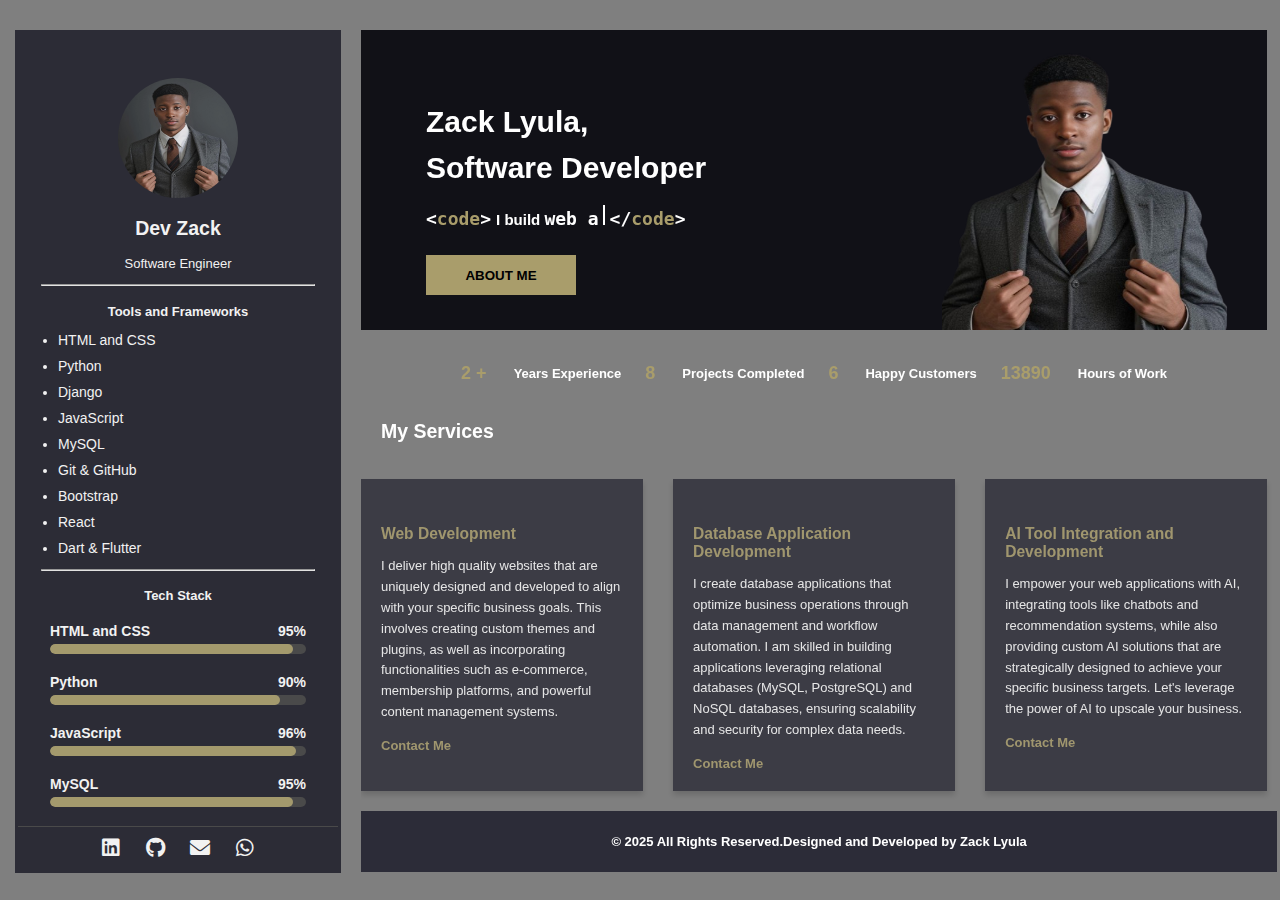
<file: index.html>
<!DOCTYPE html>
<html lang="en">
<head>
  <meta charset="UTF-8" />
  <meta name="viewport" content="width=device-width, initial-scale=1.0" />
  <link rel="stylesheet" href="styles/styles.css" />
  <link
    rel="stylesheet"
    href="https://cdnjs.cloudflare.com/ajax/libs/font-awesome/6.0.0-beta3/css/all.min.css"
  />
  <link rel="icon" href="images/my-image-3.png" type="image/x-icon">
  <title>ZACK-DEV</title>
</head>
<body>
    <header class="mobile-header">
        <div class="mobile-header-left">
          <i class="fas fa-bars mobile-menu-toggle"></i>
        </div>
        <div class="mobile-header-right">
          <i class="fas fa-ellipsis-v mobile-about-toggle"></i>
        </div>
      </header>
  <div class="main-wrapper">
    <div class="side_container">
      <div class="side_elements">
        <div class="profile">
          <img
            class="profile-image"
            src="images/my-image.jpeg"
            alt="profile-image"
          />
          <h2>Dev Zack</h2>
          <p>Software Engineer</p>
        </div>

        <hr />

        <h4 class="profile">Tools and Frameworks</h4>
        <div class="tools">
          <ul style="list-style-type: disc">
            <li>HTML and CSS</li>
            <li>Python</li>
            <li>Django</li>
            <li>JavaScript</li>
            <li>MySQL</li>
            <li>Git & GitHub</li>
            <li>Bootstrap</li>
            <li>React</li>
            <li>Dart & Flutter</li>
          </ul>
        </div>

        <hr>

        <h4 class="profile">Tech Stack</h4>
        <div class="stack">
          <div class="tech-skill">
            <div class="skill-header">
              <p>HTML and CSS</p>
              <span class="progress-percent"></span>
            </div>
            <div class="progress-bar">
              <div class="progress" style="width: 95%;"></div>
            </div>
          </div>
          <div class="tech-skill">
            <div class="skill-header">
              <p>Python</p>
              <span class="progress-percent"></span>
            </div>
            <div class="progress-bar">
              <div class="progress" style="width: 90%;"></div>
            </div>
          </div>
          <div class="tech-skill">
            <div class="skill-header">
              <p>JavaScript</p>
              <span class="progress-percent"></span>
            </div>
            <div class="progress-bar">
              <div class="progress" style="width: 96%;"></div>
            </div>
          </div>
          <div class="tech-skill">
            <div class="skill-header">
              <p>MySQL</p>
              <span class="progress-percent"></span>
            </div>
            <div class="progress-bar">
              <div class="progress" style="width: 95%;"></div>
            </div>
          </div>
          <div class="tech-skill">
            <div class="skill-header">
              <p>Django</p>
              <span class="progress-percent"></span>
            </div>
            <div class="progress-bar">
              <div class="progress" style="width: 80%;"></div>
            </div>
          </div>
          <div class="tech-skill">
              <div class="skill-header">
                <p>React</p>
                <span class="progress-percent"></span>
              </div>
              <div class="progress-bar">
                <div class="progress" style="width: 80%;"></div>
              </div>
            </div>
        </div>
      </div>

      <hr />

      <div class="essentials">
          <ul>
            <li>Country : Kenya</li>
            <li>City : Nairobi</li>
            <li>Age : 24</li>
            <li>Email : sacredlyula@gmail.com</li>
          </ul>  
      </div>

      <hr />

      <h4 class="profile">Spoken Languages</h4>
      <div class="languages">
        <div class="language">
          <div class="circle" data-percentage="100">
            <span class="percentage">100%</span>
          </div>
          <p>English</p>
        </div>
        <div class="language">
          <div class="circle" data-percentage="100">
            <span class="percentage">100%</span>
          </div>
          <p>Swahili</p>
        </div>
        <div class="language">
          <div class="circle" data-percentage="75">
            <span class="percentage">75%</span>
          </div>
          <p>Maragoli</p>
        </div>
      </div>

      <hr>

      <div class="windup">
        <a href="https://docs.google.com/document/d/1AFssfuLneryb9rsfWB-CUol6j0EpKt8A/edit?usp=drive_link&ouid=107688941444725127973&rtpof=true&sd=true" target="_blank">
          <h4>
              Download CV <i class="fa fa-download"></i>
          </h4>
        </a>
      </div>

      <div class="footer">
        <a href="https://www.linkedin.com/in/sacred-lyula-aaa67b27b/" target="_blank" class="social-link">
          <i class="fab fa-linkedin"></i>
        </a>
        <a href="https://github.com/lyula/" target="_blank" class="social-link">
          <i class="fab fa-github"></i>
        </a>
        <a href="mailto:sacredlyula@gmail.com" class="social-link">
          <i class="fas fa-envelope"></i>
        </a>
        <a href="https://wa.me/254773079574?text=Hello%20Zack,%20I%20need%20your%20software%20development%20services." target="_blank" class="social-link">
            <i class="fab fa-whatsapp"></i>
          </a>
      </div>
    </div>

    <div class="content-container">
        <section class="middle_section">
            <div class="middle_container">
              <h1 class="middle_profile">Zack Lyula,</h1>
              <h1 class="middle_followup">Software Developer</h1>
              <img src="images/my-image-3.png" alt="Zack Lyula's image" />
          
              <div class="dynamic-text">
                <span class="code-symbol">&lt;</span><span class="code-tag">code</span><span class="code-symbol">&gt;</span>
                <small>I build </small><span id="typing-text"></span><span class="cursor"></span>
                <span class="code-symbol">&lt;/</span><span class="code-tag">code</span><span class="code-symbol">&gt;</span>
              </div>
          
              <div class="button-wrapper"> <a href="about.html"><button>ABOUT ME</button></a>
              </div>
            </div>
          </section>

        <section class="paragraph_section">
            <div class="paragraph_container">
                <p class="paragraph">
                    <span class="number">
                        <sup>2 +</sup>
                    </span>
                    <span>Years Experience</span>
                    <span class="number">
                        <sup>8</sup>
                    </span>
                    <span>Projects Completed</span>
                    <span class="number">
                        <sup>6</sup>
                    </span>
                    <span>Happy Customers</span>
                    <span class="number">
                        <sup>13890</sup>
                    </span>
                    <span>Hours of Work</span>
                </p>
            </div>
        </section>

        <section class="services_header_section">
         <h2>My Services</h2>
        </section>

        <section class="services_section">
            <div class="services_container">
                <div class="service_card">
                    <h5>Web Development</h5>
                    <p>I deliver high quality websites that are uniquely designed and developed to align with your specific business goals. This involves creating custom themes and plugins, as well as incorporating functionalities such as e-commerce, membership platforms, and powerful content management systems.</p>
                    <a href="https://wa.me/254773079574?text=Hello%20Zack,%20I'm%20interested%20in%20your%20Web%20Development%20services." class="contact_service" target="_blank">Contact Me</a>
                </div>
                <div class="service_card">
                    <h5>Database Application Development</h5>
                    <p>I  create database applications that optimize business operations through data management and workflow automation. I am skilled in building applications leveraging relational databases (MySQL, PostgreSQL) and NoSQL databases, ensuring scalability and security for complex data needs.</p>
                    <a href="https://wa.me/254773079574?text=Hello%20Zack,%20I'd%20like%20to%20discuss%20your%20Database%20Application%20Development%20services." class="contact_service" target="_blank">Contact Me</a>
                </div>
                <div class="service_card">
                    <h5>AI Tool Integration and Development</h5>
                    <p>I empower your web applications with AI, integrating tools like chatbots and recommendation systems, while also providing custom AI solutions that are strategically designed to achieve your specific business targets. Let's leverage the power of AI to upscale your business.</p>
                    <a href="https://wa.me/254773079574?text=Hello%20Zack,%20I'm%20inquiring%20about%20your%20AI%20Tool%20Integration%20and%20Development%20services." class="contact_service" target="_blank">Contact Me</a>
                </div>
            </div>
        </section>
        <section class="body_footer">
            <div class="footer_container">
                <p>© 2025 All Rights Reserved.</p>
                <p>Designed and Developed by Zack Lyula</p>
            </div>
        </section>
      </div>
  </div>

  <script>
    document.addEventListener("DOMContentLoaded", () => {
  const typingText = document.getElementById("typing-text");
  const services = ["web applications.", "Android and iOS mobile apps.", "Payment Engines."];
  let currentServiceIndex = 0;
  let currentCharIndex = 0;
  let isDeleting = false;

  function typeEffect() {
    const currentService = services[currentServiceIndex];

    if (isDeleting) {
      // Remove characters
      typingText.textContent = currentService.substring(0, currentCharIndex--);
      if (currentCharIndex < 0) {
        isDeleting = false;
        currentServiceIndex = (currentServiceIndex + 1) % services.length; // Move to the next service
      }
    } else {
      // Add characters
      typingText.textContent = currentService.substring(0, currentCharIndex++);
      if (currentCharIndex > currentService.length) {
        isDeleting = true;
      }
    }

    // Adjust typing speed
    const typingSpeed = isDeleting ? 100 : 150; // Slower typing and deleting speed
    setTimeout(typeEffect, typingSpeed);
  }

  typeEffect(); // Start the typing effect

  // Select all progress bars
  const progressBars = document.querySelectorAll(".progress-bar");

  progressBars.forEach((progressBar) => {
    // Get the progress div inside the progress bar
    const progress = progressBar.querySelector(".progress");

    // Get the width of the progress bar (e.g., "100%")
    const progressWidth = progress.style.width;

    // Find the corresponding progress-percent span
    const progressPercent = progressBar.previousElementSibling.querySelector(
      ".progress-percent"
    );

    // Set the percentage text
    progressPercent.textContent = progressWidth;
  });

  if (window.innerWidth <= 768) {
    // Create the HTML for the modal dynamically
    const aboutModal = document.createElement("div");
    aboutModal.className = "about-modal";
    aboutModal.innerHTML = '<button id="about-modal-button">About Me</button>';
    document.body.appendChild(aboutModal);

    const menuToggle = document.querySelector(".mobile-menu-toggle");
    const sideContainer = document.querySelector(".side_container");
    const aboutToggle = document.querySelector(".mobile-about-toggle");
    const aboutModalElement = document.querySelector(".about-modal"); // Get the dynamically created modal
    const mobileHeader = document.querySelector(".mobile-header"); // Get the header
    aboutModalElement.style.position = "fixed";
    aboutModalElement.style.top = mobileHeader.offsetHeight + "px";
    aboutModalElement.style.left = "50%";
    aboutModalElement.style.transform = "translateX(-50%)";
    aboutModalElement.style.bottom = "auto"; // Ensure bottom is not overriding top
    const aboutModalButton = document.getElementById("about-modal-button");

    // Create the overlay element
    const overlay = document.createElement("div");
    overlay.className = "overlay";
    overlay.style.position = "fixed";
    overlay.style.top = "0";
    overlay.style.left = "0";
    overlay.style.width = "100vw";
    overlay.style.height = "100vh";
    overlay.style.backgroundColor = "rgba(0, 0, 0, 0.5)";
    overlay.style.zIndex = "998";
    overlay.style.display = "none";

    // Append the overlay to the body
    document.body.appendChild(overlay);

    menuToggle.addEventListener("click", (event) => {
      event.stopPropagation();
      sideContainer.classList.toggle("show");
      overlay.style.display = overlay.style.display === "none" ? "block" : "none";

      // Toggle the icon classes
      menuToggle.classList.toggle("fa-bars");
      menuToggle.classList.toggle("fa-times");
    });

    aboutToggle.addEventListener("click", () => {
      aboutModalElement.classList.toggle("show");
    });

    aboutModalButton.addEventListener("click", () => {
      window.location.href = "about.html";
      aboutModalElement.classList.remove("show");
    });

    document.addEventListener("click", (event) => {
      if (
        !sideContainer.contains(event.target) &&
        sideContainer.classList.contains("show")
      ) {
        sideContainer.classList.remove("show");
        overlay.style.display = "none"; // Hide overlay when side_container is closed

        // Ensure the icon is a hamburger when closed
        if (menuToggle.classList.contains("fa-times")) {
          menuToggle.classList.remove("fa-times");
          menuToggle.classList.add("fa-bars");
        }
      }
    });
  }
});

const sidebarToggle = document.querySelector(".sidebar-toggle");
const rightSidebar = document.querySelector(".right-sidebar");

sidebarToggle.addEventListener("click", () => {
  rightSidebar.classList.toggle("expanded");
  if (rightSidebar.classList.contains("expanded")) {
    sidebarToggle.classList.remove("fa-bars");
    sidebarToggle.classList.add("fa-times");
  } else {
    sidebarToggle.classList.remove("fa-times");
    sidebarToggle.classList.add("fa-bars");
  }
});

// Hide sidebar nav on load
const sidebarNav = document.querySelector(".sidebar-nav");
sidebarNav.style.display = 'none';

sidebarToggle.addEventListener('click', () => {
  if (rightSidebar.classList.contains('expanded')) {
    sidebarNav.style.display = 'block';
  } else {
    sidebarNav.style.display = 'none';
  }
});
  </script>
</body>

</html>
</file>
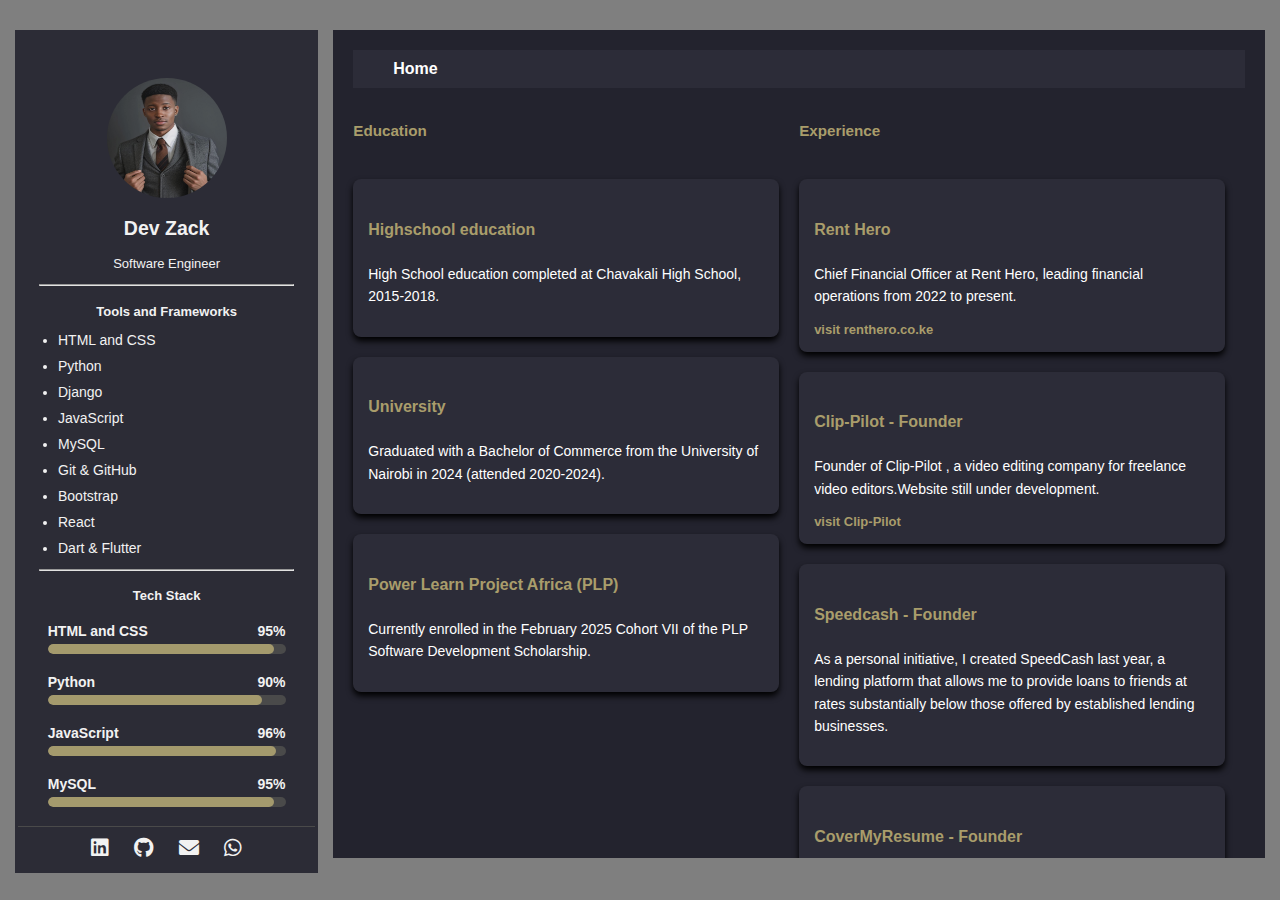
<file: about.html>
<!DOCTYPE html>
<html lang="en">
  <head>
    <meta charset="UTF-8" />
    <meta name="viewport" content="width=device-width, initial-scale=1.0" />
    <link rel="stylesheet" href="styles/styles.css" />
    <link
      rel="stylesheet"
      href="https://cdnjs.cloudflare.com/ajax/libs/font-awesome/6.0.0-beta3/css/all.min.css"
    />
    <link rel="icon" href="images/my-image-3.png" type="image/x-icon">
    <title>ZACK-DEV</title>
  </head>
  <body>
    <header class="mobile-header">
      <div class="mobile-header-left">
        <i class="fas fa-bars mobile-menu-toggle"></i>
      </div>
      <div class="mobile-header-right">
        <i class="fas fa-ellipsis-v mobile-about-toggle"></i>
      </div>
    </header>
    <div class="main-wrapper">
      <div class="side_container">
        <div class="side_elements">
          <div class="profile">
            <img
              class="profile-image"
              src="images/my-image.jpeg"
              alt="profile-image"
            />
            <h2>Dev Zack</h2>
            <p>Software Engineer</p>
          </div>

          <hr />

          <h4 class="profile">Tools and Frameworks</h4>
          <div class="tools">
            <ul style="list-style-type: disc">
              <li>HTML and CSS</li>
              <li>Python</li>
              <li>Django</li>
              <li>JavaScript</li>
              <li>MySQL</li>
              <li>Git & GitHub</li>
              <li>Bootstrap</li>
              <li>React</li>
              <li>Dart & Flutter</li>
            </ul>
          </div>

          <hr />

          <h4 class="profile">Tech Stack</h4>
          <div class="stack">
            <div class="tech-skill">
              <div class="skill-header">
                <p>HTML and CSS</p>
                <span class="progress-percent"></span>
              </div>
              <div class="progress-bar">
                <div class="progress" style="width: 95%;"></div>
              </div>
            </div>
            <div class="tech-skill">
              <div class="skill-header">
                <p>Python</p>
                <span class="progress-percent"></span>
              </div>
              <div class="progress-bar">
                <div class="progress" style="width: 90%;"></div>
              </div>
            </div>
            <div class="tech-skill">
              <div class="skill-header">
                <p>JavaScript</p>
                <span class="progress-percent"></span>
              </div>
              <div class="progress-bar">
                <div class="progress" style="width: 96%;"></div>
              </div>
            </div>
            <div class="tech-skill">
              <div class="skill-header">
                <p>MySQL</p>
                <span class="progress-percent"></span>
              </div>
              <div class="progress-bar">
                <div class="progress" style="width: 95%;"></div>
              </div>
            </div>
            <div class="tech-skill">
              <div class="skill-header">
                <p>Django</p>
                <span class="progress-percent"></span>
              </div>
              <div class="progress-bar">
                <div class="progress" style="width: 80%;"></div>
              </div>
            </div>
            <div class="tech-skill">
              <div class="skill-header">
                <p>React</p>
                <span class="progress-percent"></span>
              </div>
              <div class="progress-bar">
                <div class="progress" style="width: 80%;"></div>
              </div>
            </div>
          </div>
        </div>

        <hr />

        <div class="essentials">
          <ul>
            <li>Country : Kenya</li>
            <li>City : Nairobi</li>
            <li>Age : 24</li>
            <li>Email : sacredlyula@gmail.com</li>
          </ul>
        </div>

        <hr />

        <h4 class="profile">Spoken Languages</h4>
        <div class="languages">
          <div class="language">
            <div class="circle" data-percentage="100">
              <span class="percentage">100%</span>
            </div>
            <p>English</p>
          </div>
          <div class="language">
            <div class="circle" data-percentage="100">
              <span class="percentage">100%</span>
            </div>
            <p>Swahili</p>
          </div>
          <div class="language">
            <div class="circle" data-percentage="75">
              <span class="percentage">75%</span>
            </div>
            <p>Maragoli</p>
          </div>
        </div>

        <hr />

        <div class="windup">
          <a href="https://docs.google.com/document/d/1AFssfuLneryb9rsfWB-CUol6j0EpKt8A/edit?usp=drive_link&ouid=107688941444725127973&rtpof=true&sd=true" target="_blank">
            <h4>
                Download CV <i class="fa fa-download"></i>
            </h4>
          </a>
        </div>

        <div class="footer">
          <a
            href="https://www.linkedin.com/in/sacred-lyula-aaa67b27b/"
            target="_blank"
            class="social-link"
          >
            <i class="fab fa-linkedin"></i>
          </a>
          <a href="https://github.com/lyula/" target="_blank" class="social-link">
            <i class="fab fa-github"></i>
          </a>
          <a href="mailto:sacredlyula@gmail.com" class="social-link">
            <i class="fas fa-envelope"></i>
          </a>
          <a href="https://wa.me/254773079574" target="_blank" class="social-link">
            <i class="fab fa-whatsapp"></i>
          </a>
        </div>
      </div>

      <div class="about_me-container">
        <header class="content-header">
          <nav class="content-nav">
            <a href="index.html">Home</a>
          </nav>
        </header>
        <section class="education_experience_section">
  <div class="education_experience_container">
    <div class="education_section">
      <h3>Education</h3>
      <div class="education_card">
        <h5>Highschool education</h5>
        <div class="card_pointer"></div>
        <p>High School education completed at Chavakali High School, 2015-2018.</p>
      </div>
      <div class="education_card">
        <h5>University</h5>
        <div class="card_pointer"></div>
        <p>Graduated with a Bachelor of Commerce from the University of Nairobi in 2024 (attended 2020-2024).</p>
      </div>
      <div class="education_card">
        <h5>Power Learn Project Africa (PLP)</h5>
        <div class="card_pointer"></div>
        <p>Currently enrolled in the February 2025 Cohort VII of the PLP Software Development Scholarship.</p>
      </div>
    </div>
    <div class="experience_section">
      <h3>Experience</h3>
      <div class="experience_card">
        <h5>Rent Hero</h5>
        <div class="card_pointer"></div>
        <p>Chief Financial Officer at Rent Hero, leading financial operations from 2022 to present.</p>
        <a href="https://renthero.co.ke/" target="_blank">visit renthero.co.ke</a>
      </div>
      <div class="experience_card">
        <h5>Clip-Pilot - Founder</h5>
        <div class="card_pointer"></div>
        <p>Founder of Clip-Pilot , a video editing company for freelance video editors.Website still under development.</p>
        <a href="https://clip-pilot-three.vercel.app/" target="_blank">visit Clip-Pilot</a>
      </div>
      <div class="experience_card">
        <h5>Speedcash - Founder</h5>
        <div class="card_pointer"></div>
        <p>As a personal initiative, I created SpeedCash last year, a lending platform that allows me to provide loans to friends at rates substantially below those offered by established lending businesses.</p>
      </div>
      <div class="experience_card">
        <h5>CoverMyResume - Founder</h5>
        <div class="card_pointer"></div>
        <p>CoverMyResume, an AI-powered online tool currently in development, aims to streamline the creation of CVs, resumes, and cover letters for users at a nominal fee. Expected completion within 4-5 months.</p>
      </div>
    </div>
    <div class="bar_container">
      <div class="bar">
        <div class="bar_circle"></div>
        <div class="bar_circle"></div>
        <div class="bar_circle"></div>
      </div>
    </div>
  </div>
  <section class="body_footer">
    <div class="footer_container">
      <p>© 2025 All Rights Reserved.</p>
      <p>Designed and Developed by Zack Lyula</p>
    </div>
  </section>
</section>
       
      </div>
    </div>

    <script>
      document.addEventListener("DOMContentLoaded", () => {
  // Select all progress bars
  const progressBars = document.querySelectorAll(".progress-bar");

  progressBars.forEach((progressBar) => {
    // Get the progress div inside the progress bar
    const progress = progressBar.querySelector(".progress");

    // Get the width of the progress bar (e.g., "100%")
    const progressWidth = progress.style.width;

    // Find the corresponding progress-percent span
    const progressPercent = progressBar.previousElementSibling.querySelector(
      ".progress-percent"
    );

    // Set the percentage text
    progressPercent.textContent = progressWidth;
  });

  if (window.innerWidth <= 768) {
    const menuToggle = document.querySelector(".mobile-menu-toggle");
    const sideContainer = document.querySelector(".side_container");
    const aboutToggle = document.querySelector(".mobile-about-toggle");
    const mobileHeader = document.querySelector(".mobile-header"); // Get the header

    const overlay = document.createElement("div");
    overlay.className = "overlay";
    overlay.style.position = "fixed";
    overlay.style.top = "0";
    overlay.style.left = "0";
    overlay.style.width = "100vw";
    overlay.style.height = "100vh";
    overlay.style.backgroundColor = "rgba(0, 0, 0, 0.5)";
    overlay.style.zIndex = "998";
    overlay.style.display = "none";

    document.body.appendChild(overlay);

    let homeButton = null;

    menuToggle.addEventListener("click", (event) => {
      event.stopPropagation();
      sideContainer.classList.toggle("show");
      overlay.style.display =
        overlay.style.display === "none" ? "block" : "none";

      // Toggle the icon classes
      menuToggle.classList.toggle("fa-bars");
      menuToggle.classList.toggle("fa-times");
    });

    aboutToggle.addEventListener("click", () => {
      if (homeButton) {
        homeButton.remove();
        homeButton = null;
      } else {
        homeButton = document.createElement("button");
        homeButton.textContent = "Go to Home";
        homeButton.style.position = "fixed";
        homeButton.style.top = mobileHeader.offsetHeight + "px"; // Position below the header
        homeButton.style.left = "50%";
        homeButton.style.transform = "translateX(-50%)"; // Center horizontally
        homeButton.style.zIndex = "1000";
        homeButton.style.padding = "10px 20px";
        homeButton.style.backgroundColor = "#23232e";
        homeButton.style.color = "white";
        homeButton.style.border = "none";
        homeButton.style.borderRadius = "5px";
        homeButton.style.cursor = "pointer";

        homeButton.addEventListener("click", () => {
          window.location.href = "index.html";
        });

        document.body.appendChild(homeButton);
      }
    });

    document.addEventListener("click", (event) => {
      if (
        !sideContainer.contains(event.target) &&
        sideContainer.classList.contains("show")
      ) {
        sideContainer.classList.remove("show");
        overlay.style.display = "none";

        // Reset the hamburger icon if the side container is closed.
        if (menuToggle.classList.contains("fa-times")) {
          menuToggle.classList.remove("fa-times");
          menuToggle.classList.add("fa-bars");
        }
      }
    });
  }
});

const sidebarToggle = document.querySelector(".sidebar-toggle");
const rightSidebar = document.querySelector(".right-sidebar");

sidebarToggle.addEventListener("click", () => {
  rightSidebar.classList.toggle("expanded");
  if (rightSidebar.classList.contains("expanded")) {
    sidebarToggle.classList.remove("fa-bars");
    sidebarToggle.classList.add("fa-times");
  } else {
    sidebarToggle.classList.remove("fa-times");
    sidebarToggle.classList.add("fa-bars");
  }
});

// Hide sidebar nav on load
const sidebarNav = document.querySelector(".sidebar-nav");
sidebarNav.style.display = "none";

sidebarToggle.addEventListener("click", () => {
  if (rightSidebar.classList.contains("expanded")) {
    sidebarNav.style.display = "block";
  } else {
    sidebarNav.style.display = "none";
  }
});
    </script>
  </body>
</html>
</file>
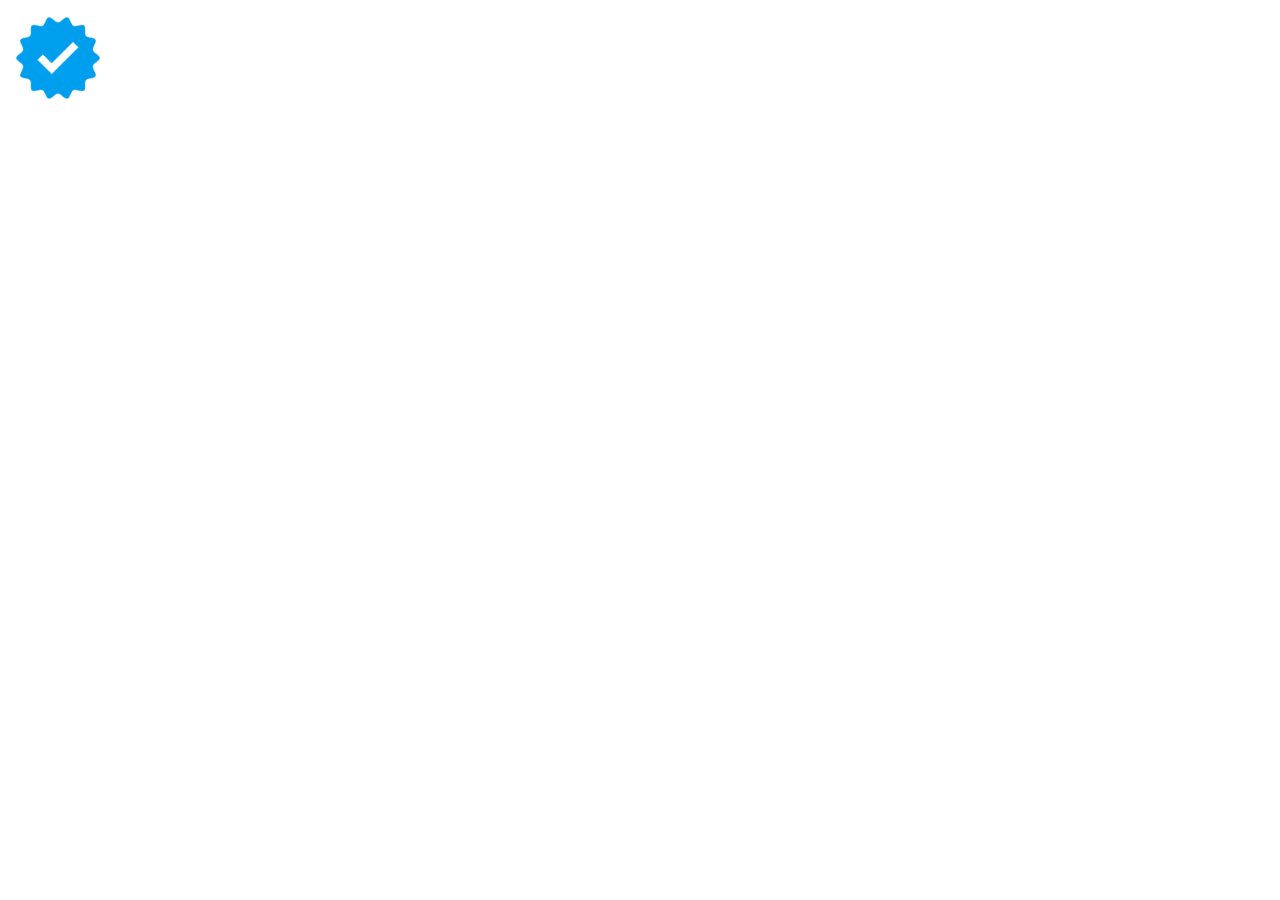
<file: image.html>
<!DOCTYPE html>
<html lang="en">
<head>
    <meta charset="UTF-8">
    <meta name="viewport" content="width=device-width, initial-scale=1.0">
    <title>Document</title>
</head>
<body>
    <img src="images/blue-badge.png" alt="my-image" style="width: 100px; height: 100px;">
</body>
</html>
</file>
<file: styles/styles.css>
html, body {
  height: 100%;
  margin: 0;
  padding: 0;
  font-family: poppins, sans-serif;
  font-size: 13px;
}

body {
  background-image: url(https://images.unsplash.com/photo-1628841220750-52e52714bb11?q=80&w=1974&auto=format&fit=crop&ixlib=rb-4.0.3&ixid=M3wxMjA3fDB8MHxwaG90by1wYWdlfHx8fGVufDB8fHx8fA%3D%3D);
  background-repeat: no-repeat;
  background-size: cover;
  position: relative;
  font-family: Verdana, Geneva, Tahoma, sans-serif;
  font-weight: 100;
}

body::before {
  content: '';
  position: fixed;
  top: 0;
  left: 0;
  width: 100%;
  height: 100%;
  background-color: rgba(0, 0, 0, 0.5);
  z-index: -1;
}

.main-container {
  display: flex;
  margin-left: 30px;
  margin-top: 30px;
  height: 100vh;
  overflow-y: auto;
  overflow-x: hidden;
}

.main-wrapper {
  display: flex;
  height: 100vh;
  overflow-y: hidden;
}

.side_container {
  color: white;
  margin-top: 30px;
  margin-left: 15px;
  width: 25%;
  height: 93vh;
  border-color: #23232e;
  border-style: solid;
  background-color: #23232e;
  display: flex;
  flex-direction: column;
  overflow-y: auto;
  overflow-x: hidden;
  position: relative;
  left: 0;
}

@media (min-width: 769px) { /* Apply on desktop (adjust the breakpoint as needed) */
  .side_container {
    opacity: 0.9; /* Adjust the opacity for desktop */
  }
}


.side_container::-webkit-scrollbar {
  display: none;
}

.side_container {
  scrollbar-width: none;
}

.profile-image {
  width: 120px;
  height: 120px;
  border-radius: 50%;
  margin: 0 auto;
}

.side_elements {
  text-align: center;
  margin-top: 45px;
}

.essentials {
  text-align: left;
}

.essentials ul li {
  margin-bottom: 10px;
  font-size: 14px;
  color: white;
}

hr {
  width: 85%;
}

.tools {
  text-align: left;
}

.tools ul li {
  margin-bottom: 10px;
  font-size: 14px;
  color: white;
}

.windup_link {
  text-decoration: none;
  text-align: center;
  color: white;
  
}

.middle_container {
 
  border-color: #23232e;
  background-color: #23232e;
  background-image: url(https://images.unsplash.com/photo-1584949091598-c31daaaa4aa9?q=80&w=2070&auto=format&fit=crop&ixlib=rb-4.0.3&ixid=M3wxMjA3fDB8MHxwaG90by1wYWdlfHx8fGVufDB8fHx8fA%3D%3D);
  background-size: cover;
  background-position: center;
  position: relative;
  width: 100%;
  height: 300px;
  display: flex;
  flex-direction: column;
  z-index: 1;
  overflow: hidden;
}

.middle_container > * {
  position: relative;
  z-index: 2;
  text-align: center;
  color: white;
}

.middle_section {
  flex: 0 0 auto;
  margin-bottom: 20px;
}

.middle_container::before {
  content: '';
  position: absolute;
  top: 0;
  left: 0;
  width: 100%;
  height: 100%;
  background-color: rgba(0, 0, 0, 0.5);
  z-index: 1;
}

.middle_container > * {
  position: relative;
  z-index: 2;
  text-align: center;
  color: white;
}

.middle_container img {
  position: absolute;
  top: 10px;
  right: 40px;
  width: 285px;
  height: 300px;
  z-index: 3;
  max-width: 100%; /* added this line */
}

.middle_profile {
  color: white;
  margin-left: 65px;
  margin-top: 75px;
  font-weight: bold;
  font-size: 30px;
  display: flex;
  justify-content: left;
}

.middle_followup {
  color: white;
  margin-left: 65px;
  margin-top: -8px;
  font-weight: bold;
  display: flex;
  justify-content: left;
  font-size: 30px;
}

button {
  background-color: #a99d6b;
  width: 150px;
  height: 40px;
  border: none;
  display: flex;
  justify-content: center;
  align-items: center;
  margin-left: 65px;
  margin-top: 15px;
  font-weight: 700;
  cursor: pointer;
  color: black;
  font-size: 800;
  text-decoration: none;
}

a {
  text-decoration: none;
}

button:hover {
  background-color: #91865a;
}

.middle_and_paragraph {
  display: flex;
  flex-direction: column;
  height: auto;
  overflow-y: auto;
  overflow-x: hidden;
}

.paragraph_section {
  flex: 0 0 auto;
  margin-bottom: 20px;
}

.paragraph_container {
  width: 100%;
  display: flex;
  justify-content: center;
}

.paragraph {
  color: white;
  font-weight: bold;
  font-size: 13px;
  text-align: center;
  flex-wrap: wrap;
  display: flex;
  gap: 24px;
  align-items: center;
}

.paragraph .number {
  display: inline-flex;
  align-items: baseline;
  font-size: 15px;
  color: #a99d6b;
}

.paragraph sup {
  font-size: 18px;
  vertical-align: top;
  margin-right: 3px;
  color: #a99d6b;
}

.paragraph span {
  color: white;
}

.services_section {
  flex: 1;
  width: 100%;
  margin-top: 20px;
}

.services_container {
  display: flex;
  flex-wrap: wrap;
  gap: 20px;
  justify-content: space-between;
}

.service_card {
  background-color: #2c2c38;
  color: white;
  padding: 15px;
  box-shadow: 0 4px 6px rgba(0, 0, 0, 0.2);
  text-align: left;
  box-sizing: border-box;
  transition: transform 0.3s ease; /* Add transition for smooth animation */
}

@media (min-width: 769px) { /* Apply on desktop (adjust the breakpoint as needed) */
  .service_card {
    opacity: 0.8; /* Adjust the opacity for desktop */
  }
}

.service_card:hover {
  transform: scale(1.025); /* Slightly enlarge the card on hover */
  border-radius: 8px; /* Add border radius on hover */
}

.service_card h5 {
  font-size: 16px;
  margin-bottom: 10px;
  color: #a99d6b;
}

.service_card p {
  font-size: 14px;
  line-height: 1.6;
}

.content-container {
  flex: 1;
  height: 93.5vh;
  overflow-y: auto;
  overflow-x: hidden;
  display: flex;
  padding-right: 1%;
  flex-direction: column;
  margin-left: 20px;
  margin-top: 30px;
}

.contact-button {
  display: inline-block;
  background-color: #25d366;
  color: white;
  text-decoration: none;
  font-weight: bold;
  text-align: center;
  padding: 10px 20px;
  border-radius: 5px;
  margin-top: 15px;
  font-size: 14px;
  cursor: pointer;
}

.contact-button:hover {
  background-color: #1ebe57;
}

.contact-link {
  color: #a99d6b;
  text-decoration: none;
  font-weight: bold;
  margin-top: 5px;
  display: inline-block;
  font-size: 12px;
}

.contact-link:hover {
  text-decoration: underline;
}

.stack {
  text-align: center;
  margin-top: 20px;
}

.tech-skill {
  margin-bottom: 20px;
}

.skill-header {
  display: flex;
  justify-content: space-between;
  align-items: center;
  margin: 0 auto;
  width: 80%;
}

.skill-header p {
  margin: 0;
  font-size: 14px;
  font-weight: bold;
  color: white;
}

.skill-header .progress-percent {
  font-size: 14px;
  color: white;
  font-weight: bold;
}

.progress-bar {
  position: relative;
  background-color: #444;
  border-radius: 5px;
  height: 10px;
  margin: 5px auto;
  width: 80%;
  overflow: hidden;
}

.progress {
  background-color: #a99d6b;
  height: 100%;
  border-radius: 5px;
}

.languages {
  display: flex;
  justify-content: space-around;
  align-items: center;
  margin-top: 20px;
}

.language {
  text-align: center;
}

.circle {
  position: relative;
  width: 80px;
  height: 80px;
  border-radius: 50%;
  background-color: #23232e;
  display: flex;
  justify-content: center;
  align-items: center;
  margin: 0 auto;
  box-shadow: 0 0 0 5px #444, 0 0 0 5px #a99d6b inset;
}

.circle .percentage {
  position: absolute;
  font-size: 14px;
  font-weight: bold;
  color: white;
}

.language p {
  margin-top: 10px;
  font-size: 14px;
  font-weight: bold;
  color: white;
}

.profile {
  text-align: center;
  margin-bottom: 10px;
  color: white;
}

.windup a h4 {
  display: flex;
  align-items: center;
  justify-content: center;
  color: white;
  text-decoration: none;
  font-size: 16px;
  font-weight: bold;
}

.windup a h4 i {
  margin-left: 8px;
  font-size: 14px;
}

.footer {
  position: sticky;
  bottom: 0;
  background-color: #23232e;
  text-align: center;
  padding: 10px 0;
  border-top: 1px solid #444;
  z-index: 1;
}

.footer_container{
  display: flex;
  width: 100%;
  justify-content: center;
  background-color: #2c2c38;
  color: white;
  font-weight: bold;
  padding: 10px 5px;
}

.social-link {
  color: white;
  font-size: 20px;
  text-decoration: none;
  transition: color 0.3s ease;
  margin: 0 10px;
}

.social-link:hover {
  color: #a99d6b;
}

.about_me-container {
  display: flex;
  flex-direction: column;
  gap: 20px;
  padding: 20px;
  background-color: #23232e;
  color: white;
  margin-left: 15px;
  margin-top: 30px;
  height: 87.5vh;
  width: 75%;
  margin-right: 15px;
  overflow-y: auto;
}

.education_experience_section {
  display: flex;
  flex-direction: column;
  gap: 20px;
}

.education_experience {
  display: grid;
  grid-template-columns: 1fr 1fr;
  gap: 20px;
}

.about_me{
  background-color: #2c2c38;
  padding: 20px;
  border-radius: 8px;
  max-width: 100%;
}

.about_me h3{
  color: #a99d6b;
}

.education_experience_section {
  display: flex;
  flex-direction: column;
}

.education_experience_container {
  display: flex;
  gap: 20px; /* Space between the education and experience sections */
}

.education_section, .experience_section {
  flex: 1; /* Each section takes equal width */
  display: flex;
  flex-direction: column;
  gap: 20px; /* Space between the cards in each section */
}

.education_section h3, .experience_section h3{
    color: #a99d6b;
    margin-bottom: 20px;
}

.education_card, .experience_card {
  background-color: #2c2c38;
  color: white;
  border-radius: 8px;
  padding: 15px;
  height: auto;
  box-shadow: 0 4px 6px black;
  display: flex;
  flex-direction: column;
  justify-content: space-between;
  transition: transform 0.3s ease;
}

.education_card:hover, .experience_card:hover {
  transform: scale(1.015);
}

.education_card h5, .experience_card h5 {
  font-size: 16px;
  margin-bottom: 10px;
  color: #a99d6b;
}

.experience_card a{
  color : #a99d6b;
  font-weight: bold;
}

.education_card p, .experience_card p {
  font-size: 14px;
  line-height: 1.6;
}

/* Mobile adjustments */
@media (max-width: 768px) {
  .education_experience_container {
    flex-direction: column; /* Stack sections vertically on mobile */
    gap: 10px;
  }
}

@media (max-width: 768px) {
  .education_experience {
    grid-template-columns: 1fr;
  }
}

.dynamic-text {
  font-size: 18px;
  font-weight: bold;
  color: white;
  margin-bottom: 10px;
  text-align: left;
  margin-left: 65px;
}

.code-symbol {
  color: white;
  font-family: monospace;
}

.code-tag {
  color: #a99d6b;
  font-family: monospace;
}

#typing-text {
  color: white;
  font-family: monospace;
}

.cursor {
  display: inline-block;
  width: 2px;
  height: 20px;
  background-color: white;
  margin-left: 4px;
  animation: blink 0.7s steps(2, start) infinite;
  box-shadow: none;
}

@keyframes blink {
  0%, 100% {
    opacity: 1;
  }
  50% {
    opacity: 0;
  }
}

.services_header_section{
  color: white;
  margin-top: -1.0rem;
  margin-left: 20px;
}

.services_section {
  width: 100%;
  margin-bottom: 20px;
  display: flex;
}

.services_container {
  display: flex;
  flex-wrap: wrap;
  justify-content: space-between;
  gap: 20px;
}

.service_card {
  width: calc(33.33% - 20px);
  background-color: #2c2c38;
  color: white;
  padding: 20px;
  box-sizing: border-box;
  transition: transform 0.3s ease;
  overflow-wrap: break-word;
  word-break: break-word;
  max-width: 100%;
  box-sizing: border-box;
}

.service-card:hover {
  transform: rotateY(-15deg);
}

.service_card h5 {
  font-size: 1.2em;
  margin-bottom: 10px;
  color: #a99d6b;
}

.service_card p {
  font-size: 1em;
  line-height: 1.6;
  margin-bottom: 15px;
}

.contact_service {
  color: #a99d6b;
  text-decoration: none;
  font-weight: bold;
  display: block;
  margin-top: 10px;
}

.contact_service:hover {
  text-decoration: underline;
}

.mobile-header {
  display: none; /* Hide on PC */
}


.content-header {
  background-color: #2c2c38;
  color: white;
  padding: 10px 20px;
  display: flex;
  justify-content: center; /* Center the navigation */
  align-items: center;
  margin-bottom: 20px; /* Add space below the header */
  justify-content: flex-start; /* Align to the left */
  margin-bottom: -1px;
}

.content-nav a {
  color: white;
  text-decoration: none;
  margin: 0 20px; /* Add horizontal spacing */
  font-size: 16px;
  font-weight: bold;
  transition: color 0.3s ease;
}

.content-nav a:hover {
  color: #a99d6b;
}

/* Media Query for Mobile Devices (adjust max-width as needed) */
@media (max-width: 768px) {

  body {
    background-color : black;
  }

  .mobile-header {
    display: flex;
    justify-content: space-between;
    align-items: center;
    padding: 10px;
    background-color: #23232e;
    position: sticky;
    top: 0;
    z-index: 1000;
  }

  .mobile-header-left,
  .mobile-header-right {
    font-size: 1.5em;
    cursor: pointer;
  }

  .mobile-menu-toggle {
    color: aliceblue;
  }

  .mobile-about-toggle {
    color: aliceblue;
  }

  .side_container {
    position: fixed;
    top: 4%;
    left: -100%; /* Hide off-screen */
    width: 80%;
    transition: left 0.3s ease;
    z-index: 999;
    margin-left: 0;
    overflow-y: auto;
    display: flex;
    flex-direction: column;
    padding-bottom: 5.5rem;
  }

 hr{
  width: 100%;
 }
 
  .windup {
    margin-bottom: 12px;
  }
  .footer {
    position: fixed; /* Changed to fixed */
    bottom: 0;
    background-color: #23232e;
    text-align: center;
    padding: 10px 0;
    border-top: 1px solid #444;
    z-index: 1000;
    width: 80%; /* Match side container width */
  }


  .side_container.show {
    left: 0;
  }

  .overlay {
    position: fixed;
    top: 0;
    left: 0;
    width: 100vw;
    height: 100vh;
    background-color: rgba(0, 0, 0, 0.5); /* Semi-transparent black */
    z-index: 998; /* Below the side_container */
    display: none; /* Initially hidden */
  }

  .overlay.show {
    display: block; /* Show when the 'show' class is added */
  }

  .about-modal {
    display: none;
    position: fixed;
    top: auto; /* changed from 60px */
    bottom: 50px; /* added bottom property */
    right: 10px;
    background-color: transparent; /* changed from white */
    padding: 0; /* added padding 0 */
    border: none; /* added border none */
    z-index: 1001;

  }

  .about-modal.show {
    display: block;
  }

  #about-modal-button {
    padding: 10px 20px; /* changed padding */
    background-color: #232332;
    color: white;
    border: none;
    border-radius: 5px;
    cursor: pointer;
    font-size: 1em;
  }

  .content-container {
    display: flex;
    margin-left:2%;
    flex-direction: column;
    overflow: y;
    align-items: center;
    margin-top:3%;
  }


  .about_me{
    background-color: #2c2c38;
    padding: 20px;
    display: flex;
    border-radius: 8px;
    position: relative;
  }
  .about_me-container {
    display: flex;
    flex-direction: column;
    width: 100%;
    height: 100vh;
    align-items: center;
    margin-top:3%;
    background: none;
  }

  .education_experience_section{
    width: 100%;
    margin-left: -3rem;
    height: 100vh;
  }


  .middle_section {
    width: 98%;
    margin-left: 12px;
    margin-right: auto;
    margin-top: 20px;
    box-sizing: border-box; /* Include padding and borders in width */
  }

  .middle_container {
    margin-top: 15px;
    height: 65vh;
    width: 98%;
  }

  .middle_profile {
    margin-top: 200px;
    margin-bottom: -90px;
    margin-left: 1.8rem;
    font-size: 30px;
  }

  .middle_followup {
    margin-left: 1.8rem;
    font-size: 30px;
    margin-top: 100px;
  }

   .dynamic-text{
    margin-top: 15px;
    margin-left: 1.5rem;
    font-size: 18px;
   }

   .button-wrapper {
    position: absolute; /* Position relative to .middle_container */
    bottom: 30px; /* Adjust as needed */
    margin-top: 15px;
    left: 23%; /* Center horizontally */
    transform: translateX(-50%); /* Center horizontally */
  }


  img[alt="Zack Lyula's image"] {
    display: none;
  }

  .paragraph_container{
    margin-left: 5px;
  }
 
  .services_header_section{
    color: white;
    margin-top: -1.5rem;
    margin-bottom: 10px;
    display: flex;
    margin-left: -200px;
    font-size: 15px;
  }

  .services_section {
    width: 100%;
    display: flex;
    flex-direction: column;
    justify-content: center;
    margin-top: -12px;
  }

  .services_container {
    display: flex;
    flex-direction: column;
    width: 100%;
  }

  .service_card {
    width: 95%;
    margin-left: 0.35rem;
  }

  .experience_card,
  .education_card {
    width: 91vw;
    border-radius: 0px;
  }

  .footer_container{
    width: 91vw;
    font-size: 13px;
    display: flex;
    flex-direction: column;
    text-align: center;
   font-family: 'Gill Sans', 'Gill Sans MT', Calibri, 'Trebuchet MS', sans-serif;
   background-color: #2c2c38;
   margin-bottom: 75px;
  }

  .content-header {
    display: none; /* Hide on mobile */
  }
  
* {
    box-sizing: border-box;
}
}
</file>
